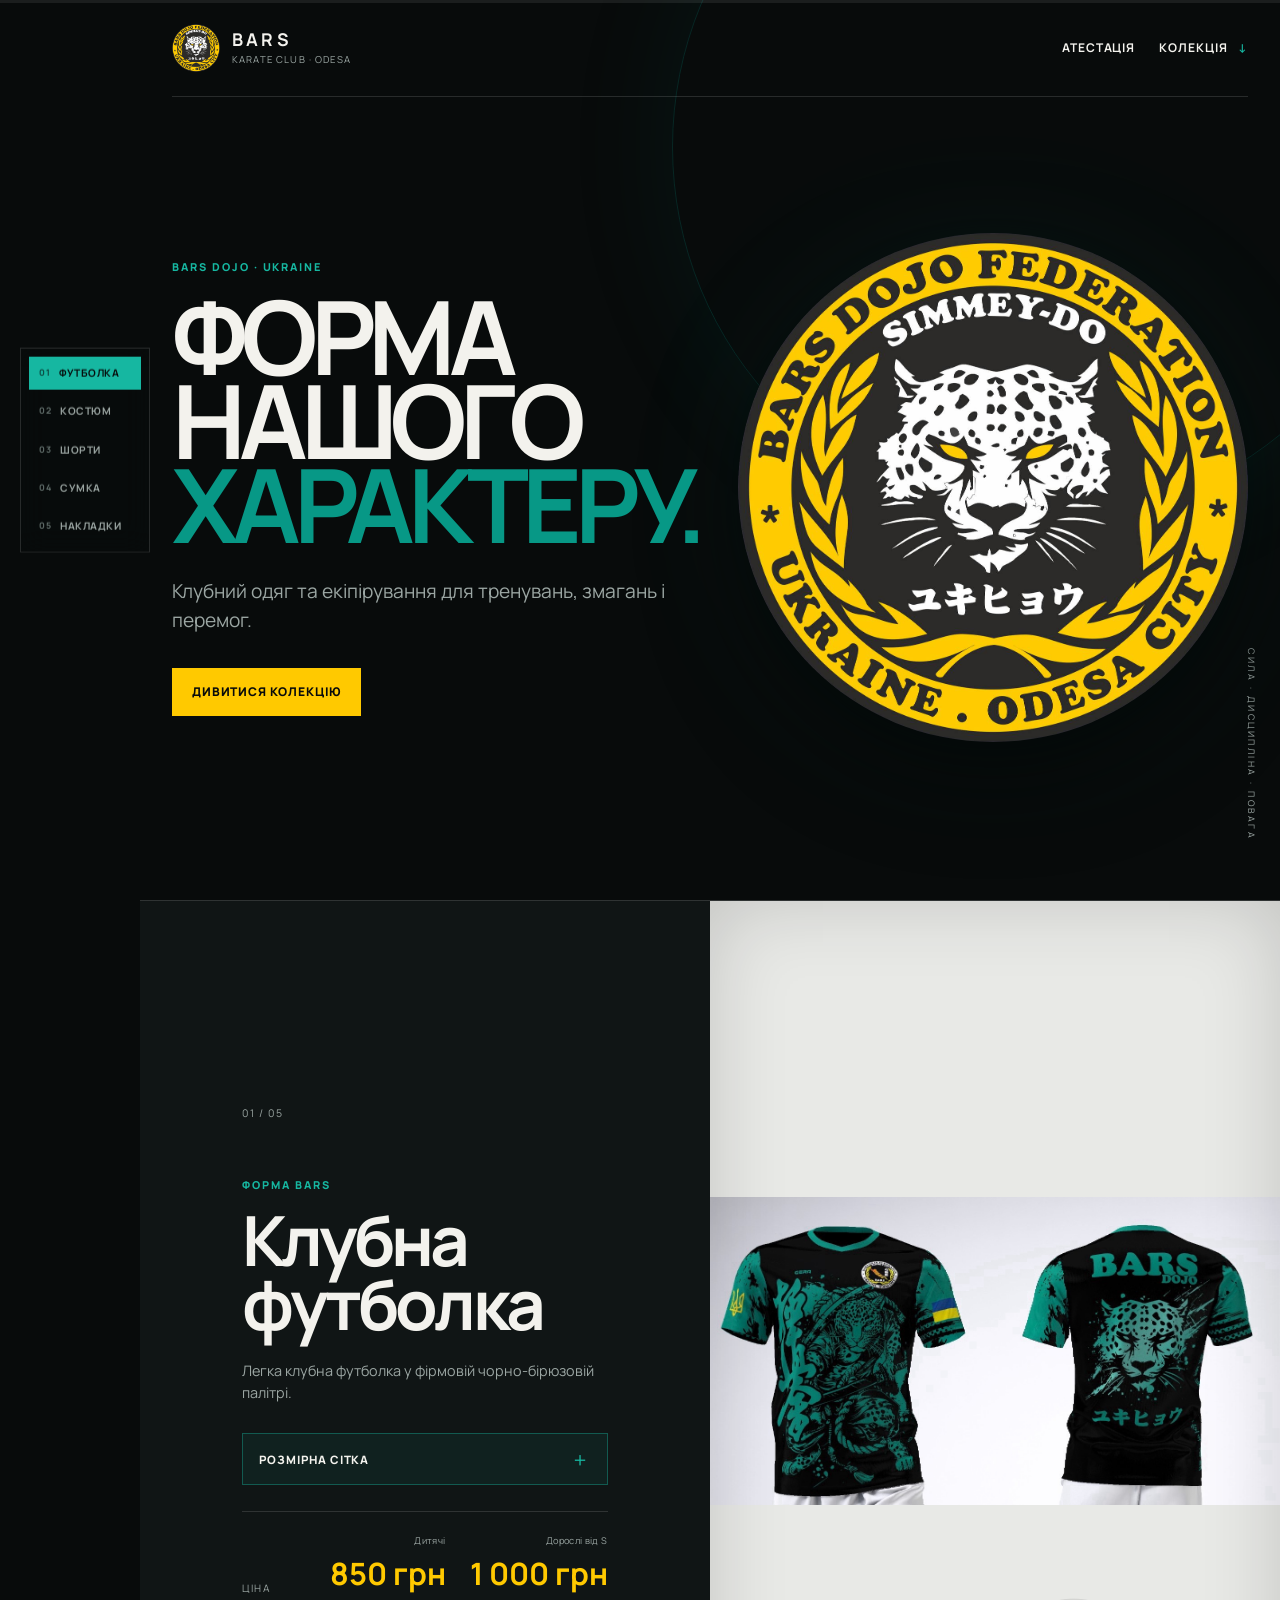
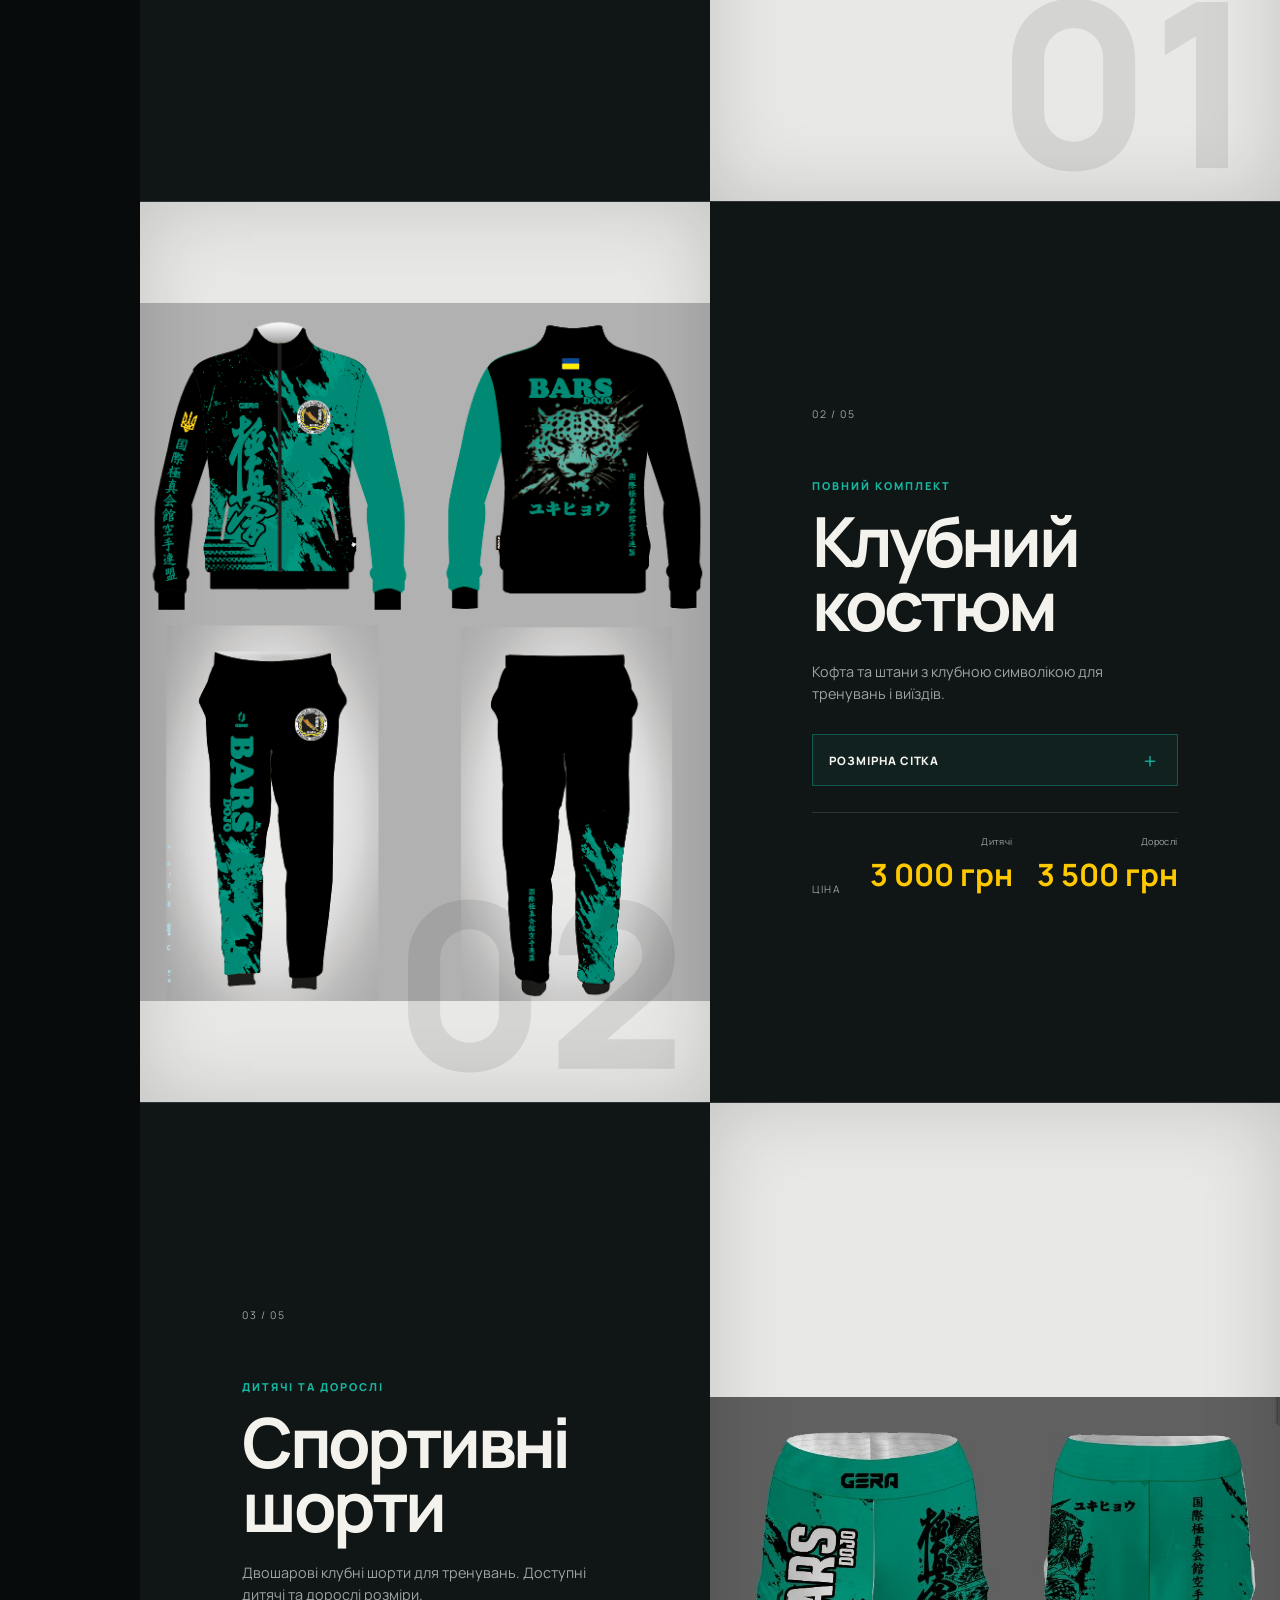
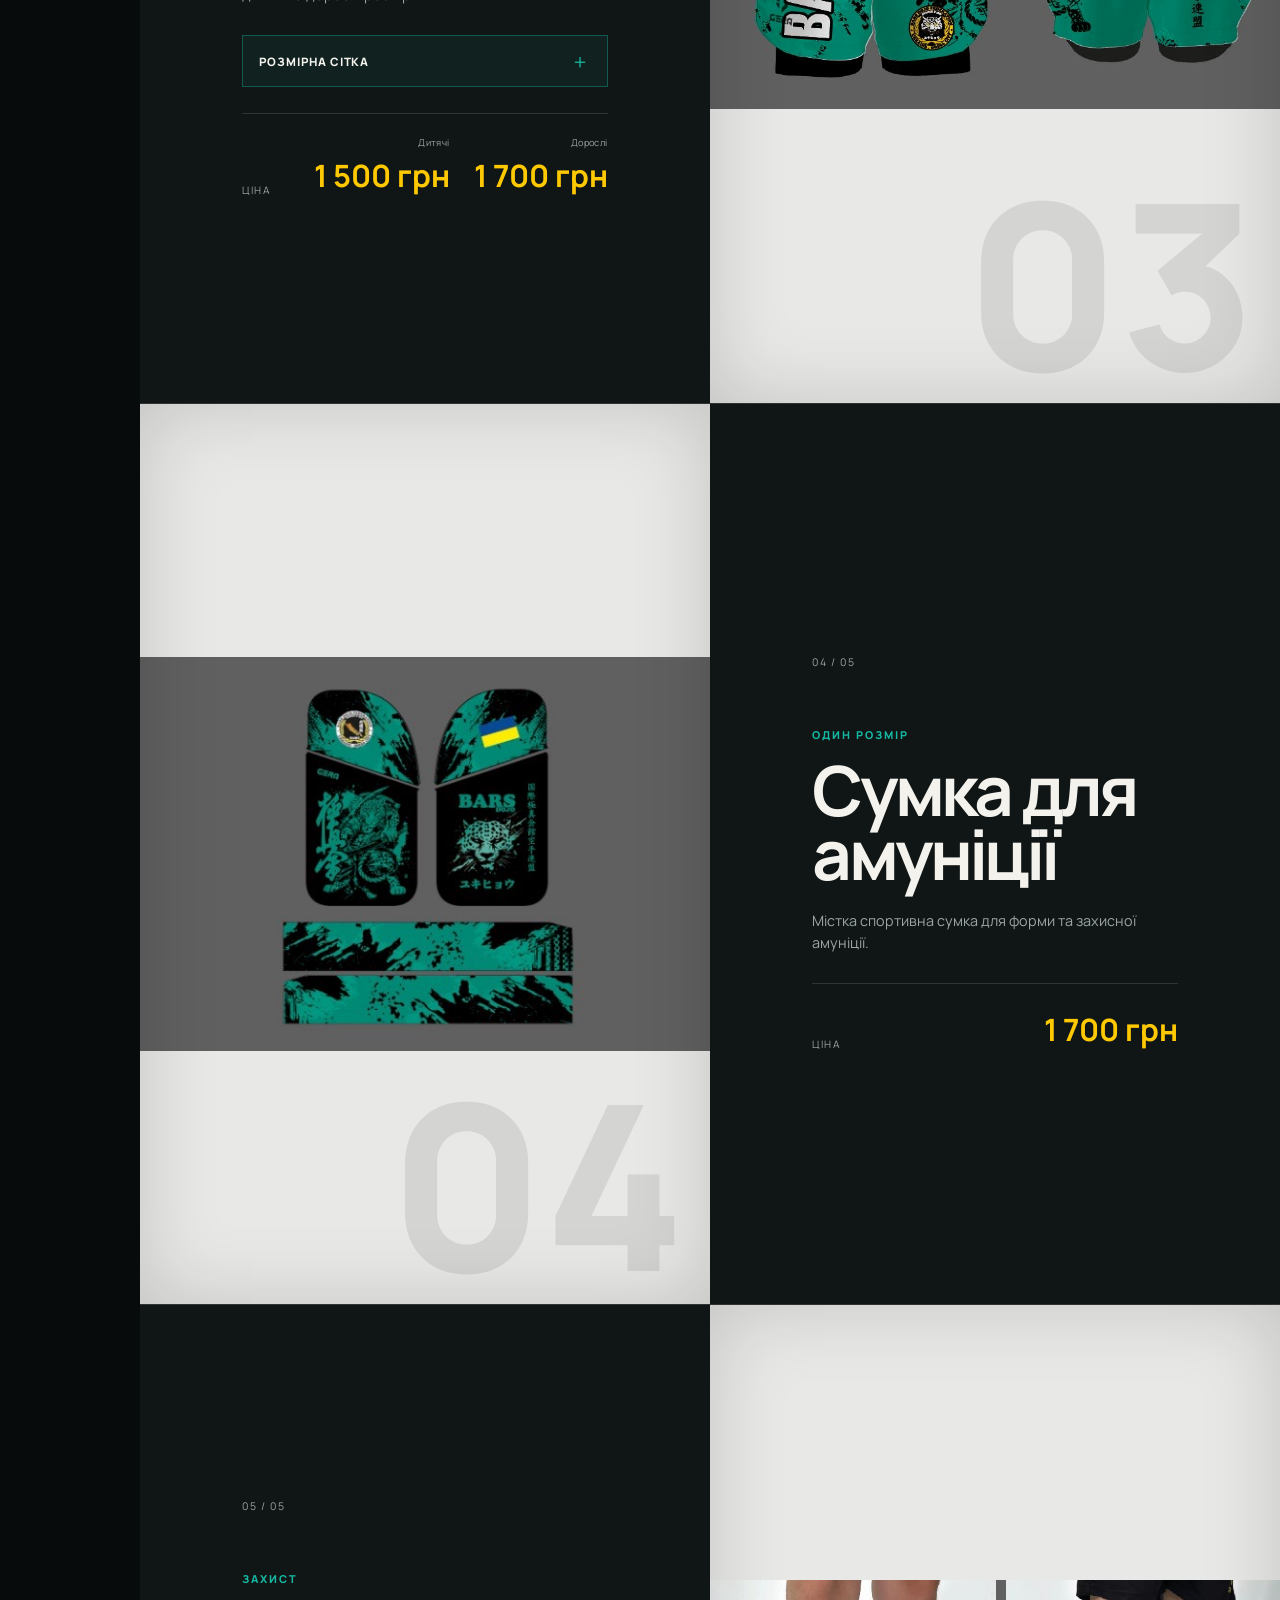
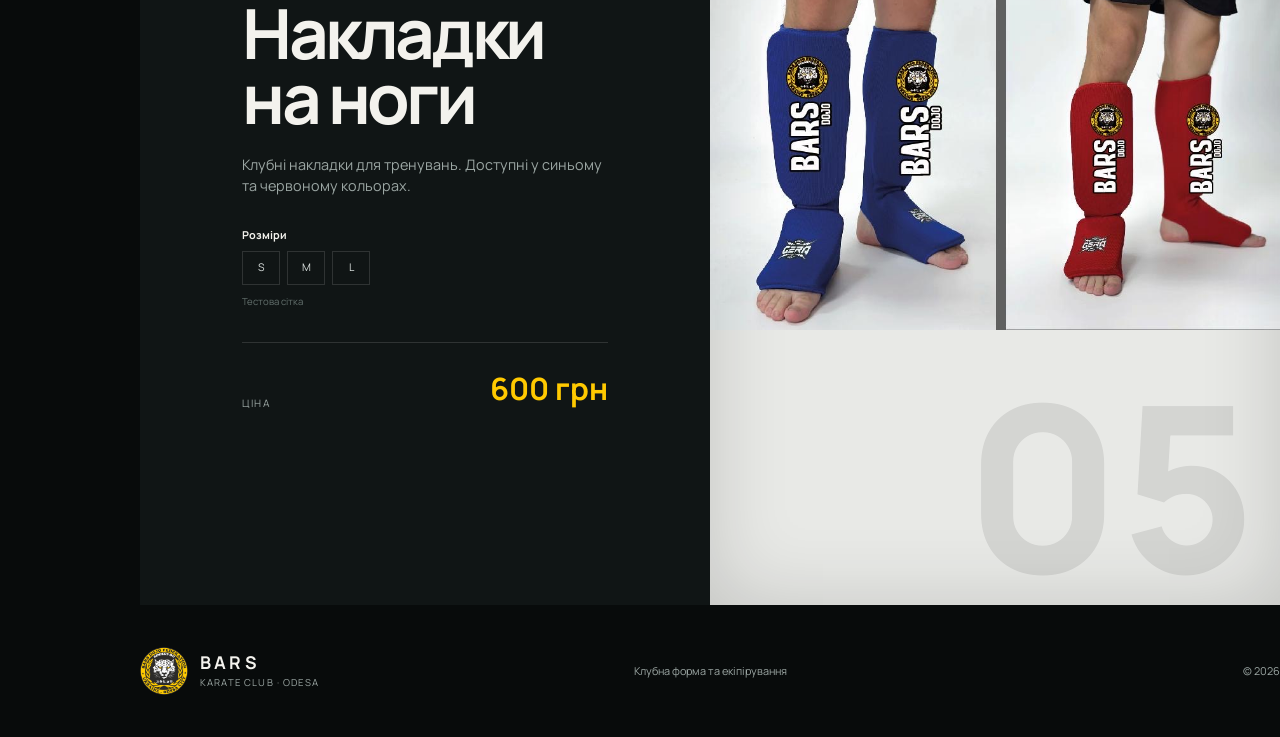
<file: index.html>
<!doctype html>
<html lang="uk">
<head>
  <meta charset="UTF-8"><meta name="viewport" content="width=device-width, initial-scale=1.0">
  <meta name="description" content="Клубна форма та екіпірування карате-клубу BARS">
  <title>BARS — клубна форма та екіпірування</title>
  <link rel="preconnect" href="https://fonts.googleapis.com"><link rel="preconnect" href="https://fonts.gstatic.com" crossorigin>
  <link href="https://fonts.googleapis.com/css2?family=Manrope:wght@400;500;600;700;800&display=swap" rel="stylesheet">
  <link rel="stylesheet" href="styles.css">
  <link rel="stylesheet" href="navigation.css">
  <link rel="stylesheet" href="size-modal.css">
</head>
<body>
  <header class="site-header">
    <a class="brand" href="#top" aria-label="BARS — на початок сторінки"><img src="assets/bars-emblem.jpg" alt="Емблема BARS Dojo Federation Ukraine Odesa Club"><span><strong>BARS</strong><small>Karate Club · Odesa</small></span></a>
    <nav class="header-nav" aria-label="Головна навігація">
      <a class="header-link" href="attestation.html">Атестація</a>
      <a class="header-link" href="#collection">Колекція <span aria-hidden="true">↓</span></a>
    </nav>
  </header>
  <nav class="catalog-navigation" aria-label="Навігація каталогом">
    <a href="#tshirt"><span>01</span>Футболка</a>
    <a href="#tracksuit"><span>02</span>Костюм</a>
    <a href="#shorts"><span>03</span>Шорти</a>
    <a href="#bag"><span>04</span>Сумка</a>
    <a href="#guards"><span>05</span>Накладки</a>
  </nav>
  <div class="scroll-progress" aria-hidden="true"><span></span></div>
  <main id="top">
    <section class="hero">
      <div class="hero-copy"><p class="eyebrow">BARS Dojo · Ukraine</p><h1>Форма<br>нашого<br><em>характеру.</em></h1><p>Клубний одяг та екіпірування для тренувань, змагань і перемог.</p><a class="primary-button" href="#collection">Дивитися колекцію</a></div>
      <div class="hero-emblem"><div class="emblem-glow"></div><img src="assets/bars-emblem.jpg" alt="Емблема карате-клубу BARS"></div>
      <p class="hero-side">СИЛА · ДИСЦИПЛІНА · ПОВАГА</p>
    </section>
    <section id="collection" class="collection" aria-label="Каталог товарів"></section>
  </main>
  <footer><div class="brand footer-brand"><img src="assets/bars-emblem.jpg" alt=""><span><strong>BARS</strong><small>Karate Club · Odesa</small></span></div><p>Клубна форма та екіпірування</p><p>© <span id="year"></span></p></footer>
  <dialog class="size-dialog" id="size-dialog" aria-labelledby="size-dialog-title">
    <div class="dialog-handle" aria-hidden="true"></div>
    <header><div><p>Розміри у сантиметрах</p><h2 id="size-dialog-title"></h2></div><button type="button" class="dialog-close" aria-label="Закрити розмірну сітку">×</button></header>
    <div class="chart-tabs" id="chart-tabs" role="tablist" aria-label="Оберіть таблицю"></div>
    <div id="chart-content"></div>
    <p class="chart-note">Вимірюйте схожий одяг у розкладеному вигляді. Через особливості виробництва можливе відхилення ±1,5 см.</p>
  </dialog>
  <script src="products.js"></script><script src="sizes.js"></script><script src="script.js"></script><script src="size-modal.js"></script><script src="navigation.js"></script>
</body>
</html>
</file>
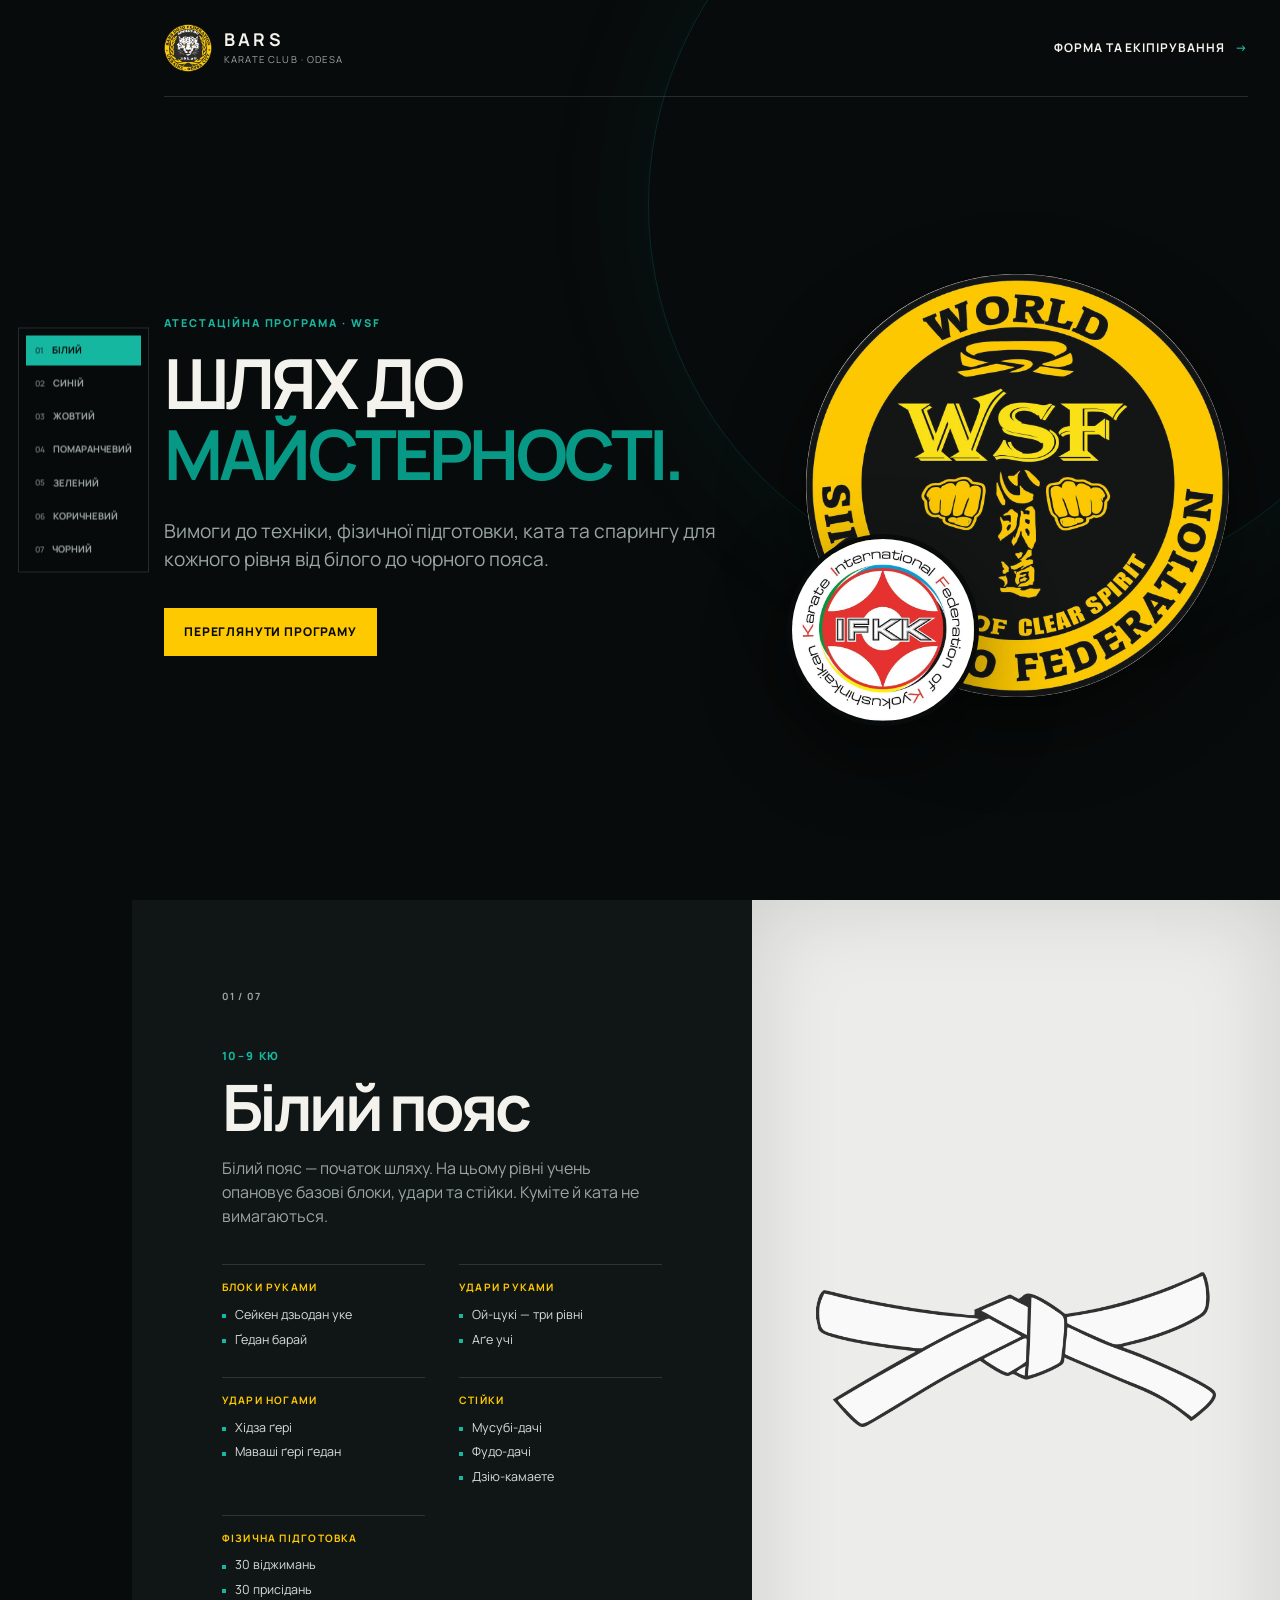
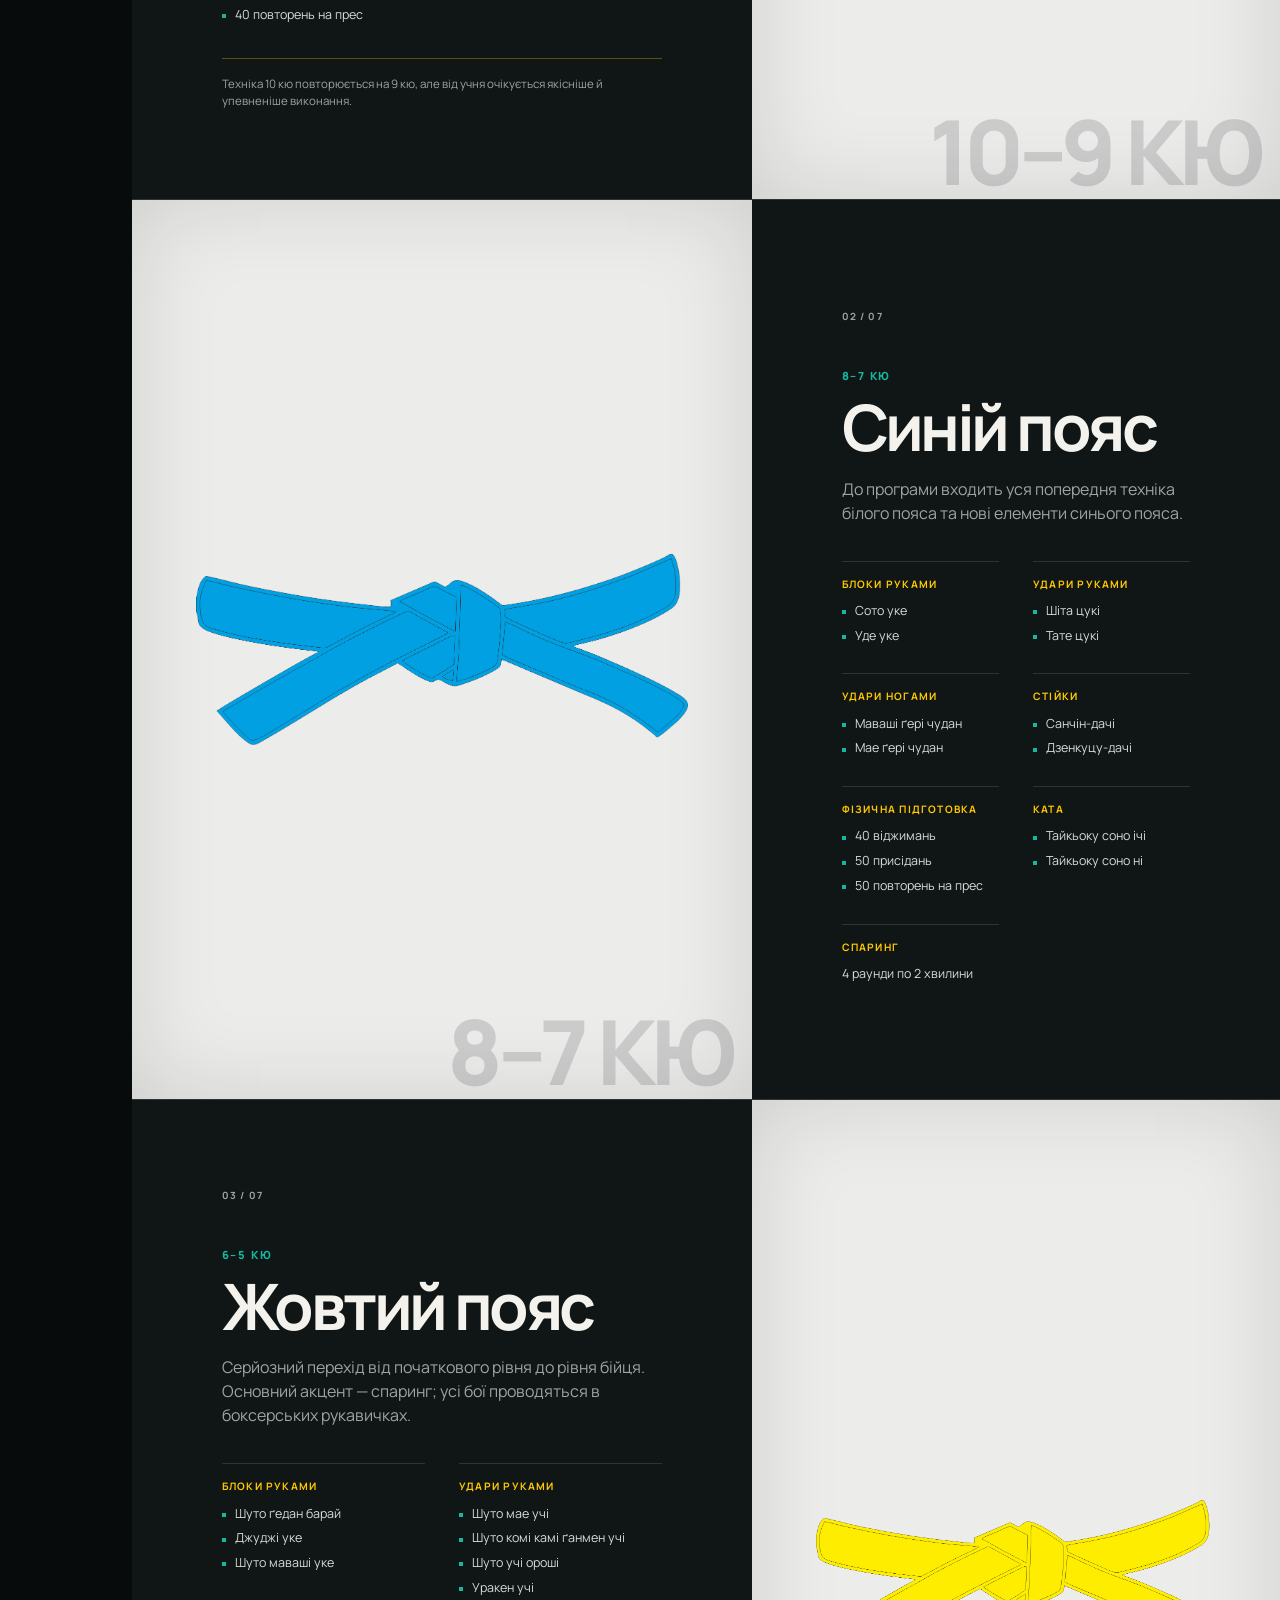
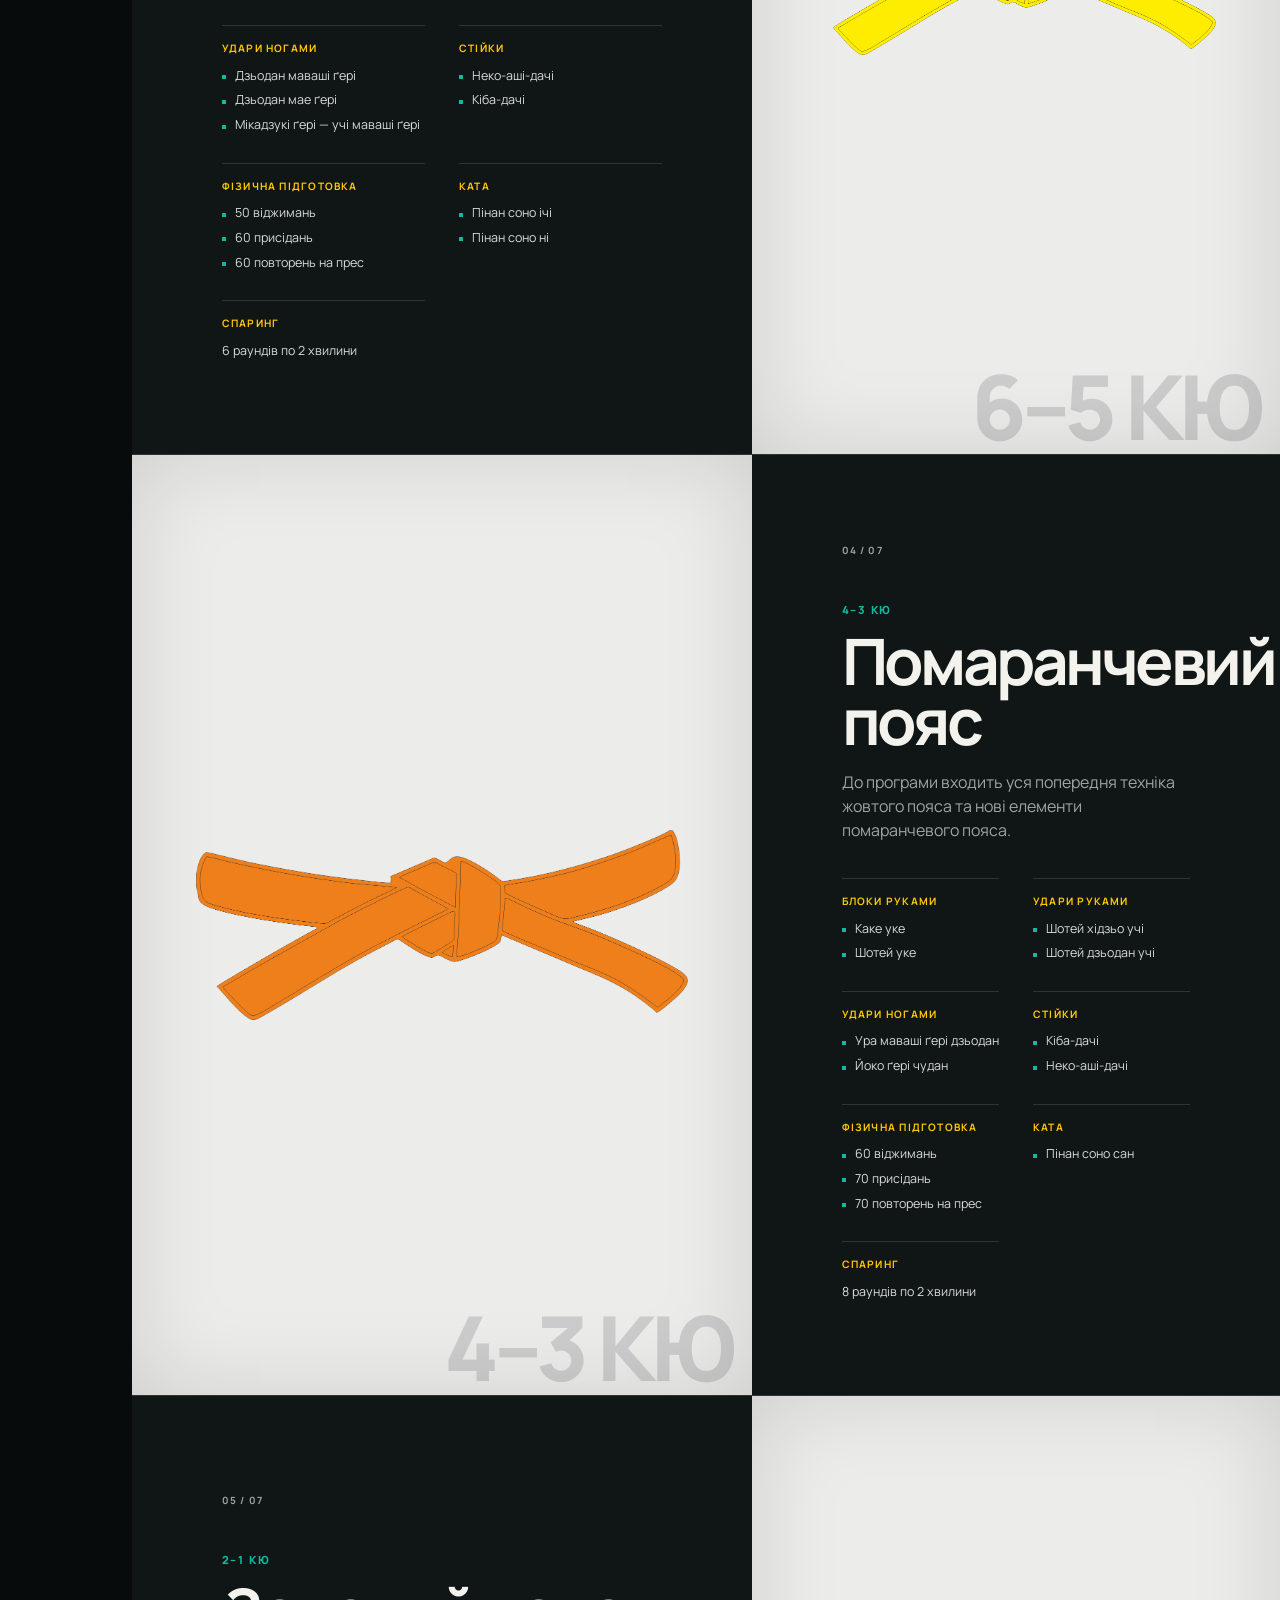
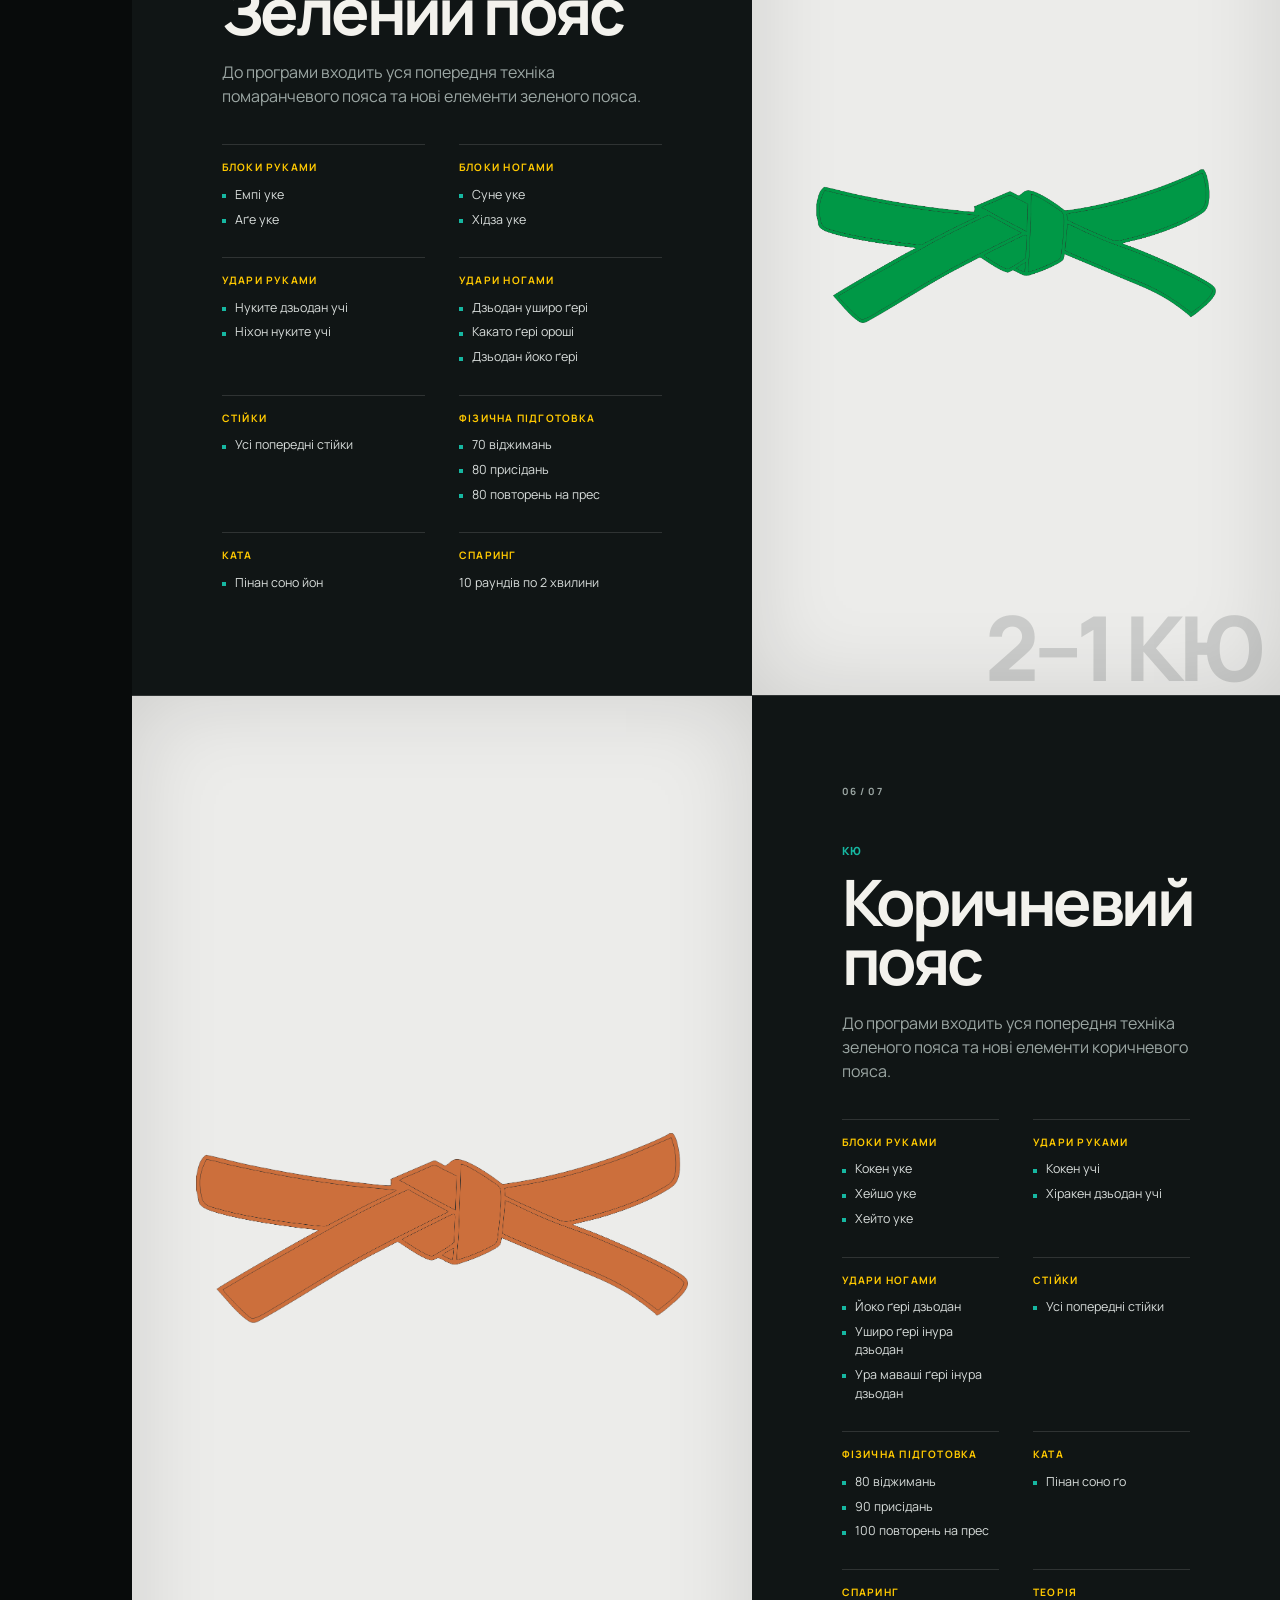
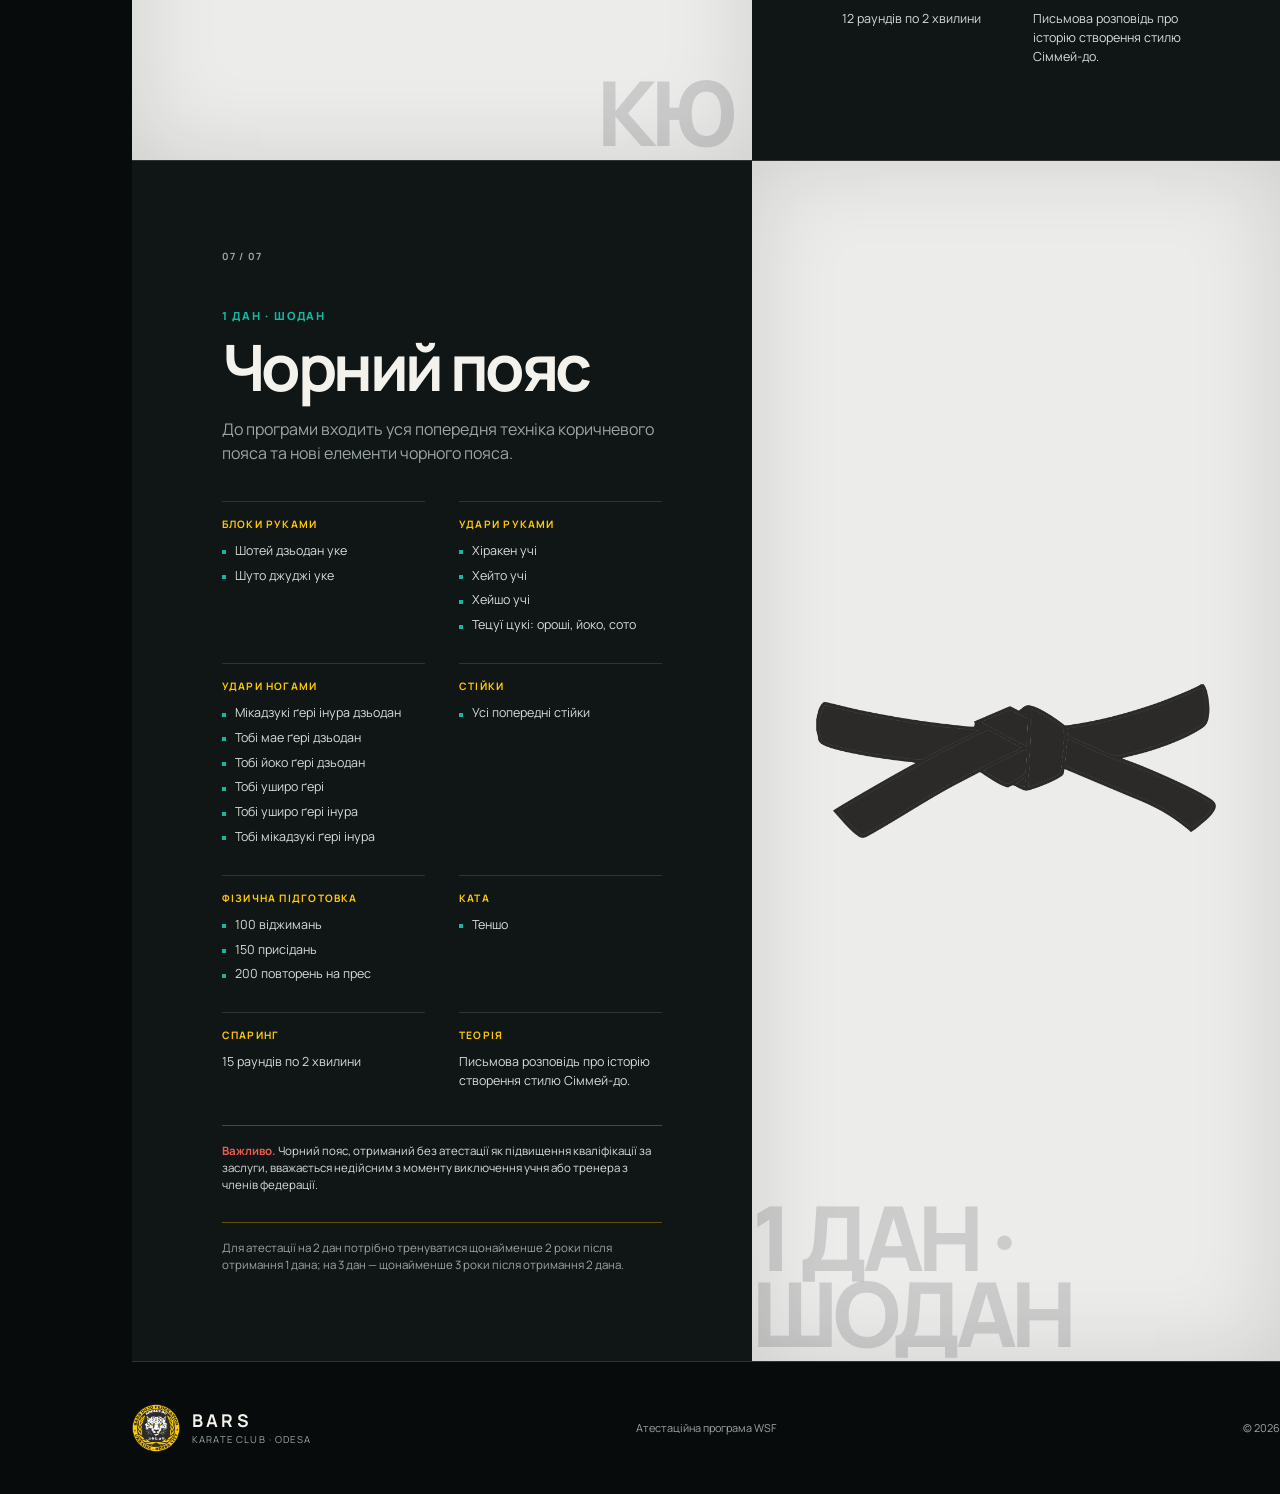
<file: attestation.html>
<!doctype html>
<html lang="uk">
<head>
  <meta charset="UTF-8">
  <meta name="viewport" content="width=device-width, initial-scale=1.0">
  <meta name="description" content="Атестаційна програма карате-клубу BARS за рівнями кю та дан">
  <title>Атестація — BARS Karate Club</title>
  <link rel="preconnect" href="https://fonts.googleapis.com">
  <link rel="preconnect" href="https://fonts.gstatic.com" crossorigin>
  <link href="https://fonts.googleapis.com/css2?family=Manrope:wght@400;500;600;700;800&display=swap" rel="stylesheet">
  <link rel="stylesheet" href="styles.css">
  <link rel="stylesheet" href="attestation.css">
</head>
<body class="attestation-page">
  <header class="site-header">
    <a class="brand" href="index.html" aria-label="BARS — перейти до каталогу"><img src="assets/bars-emblem.jpg" alt="Емблема BARS Dojo Federation Ukraine Odesa Club"><span><strong>BARS</strong><small>Karate Club · Odesa</small></span></a>
    <nav class="header-nav" aria-label="Головна навігація"><a class="header-link" href="index.html">Форма та екіпірування <span aria-hidden="true">→</span></a></nav>
  </header>

  <nav class="attestation-navigation" aria-label="Навігація за поясами"><div class="attestation-navigation-track" id="attestation-nav"></div></nav>

  <main>
    <section class="attestation-hero">
      <div class="attestation-hero-copy"><p class="eyebrow">Атестаційна програма · WSF</p><h1><span>Шлях до</span><em>майстер&shy;ності.</em></h1><p>Вимоги до техніки, фізичної підготовки, ката та спарингу для кожного рівня від білого до чорного пояса.</p><a class="primary-button" href="#white">Переглянути програму</a></div>
      <figure class="federation-emblems" aria-label="Емблеми федерацій WSF та IFKK">
        <img class="federation-emblem federation-emblem-main" src="assets/attestation/wsf-round-emblem.jpg" alt="Емблема World Simmey-do Federation">
        <img class="federation-emblem federation-emblem-secondary" src="assets/attestation/ifkk-emblem.jpg" alt="Емблема International Federation of Kyokushinkai Karate">
      </figure>
    </section>

    <section class="attestation-levels" id="attestation-levels" aria-label="Вимоги за рівнями атестації"></section>
  </main>

  <footer><div class="brand footer-brand"><img src="assets/bars-emblem.jpg" alt=""><span><strong>BARS</strong><small>Karate Club · Odesa</small></span></div><p>Атестаційна програма WSF</p><p>© <span id="year"></span></p></footer>
  <script src="attestation-data.js"></script>
  <script src="attestation.js"></script>
</body>
</html>
</file>
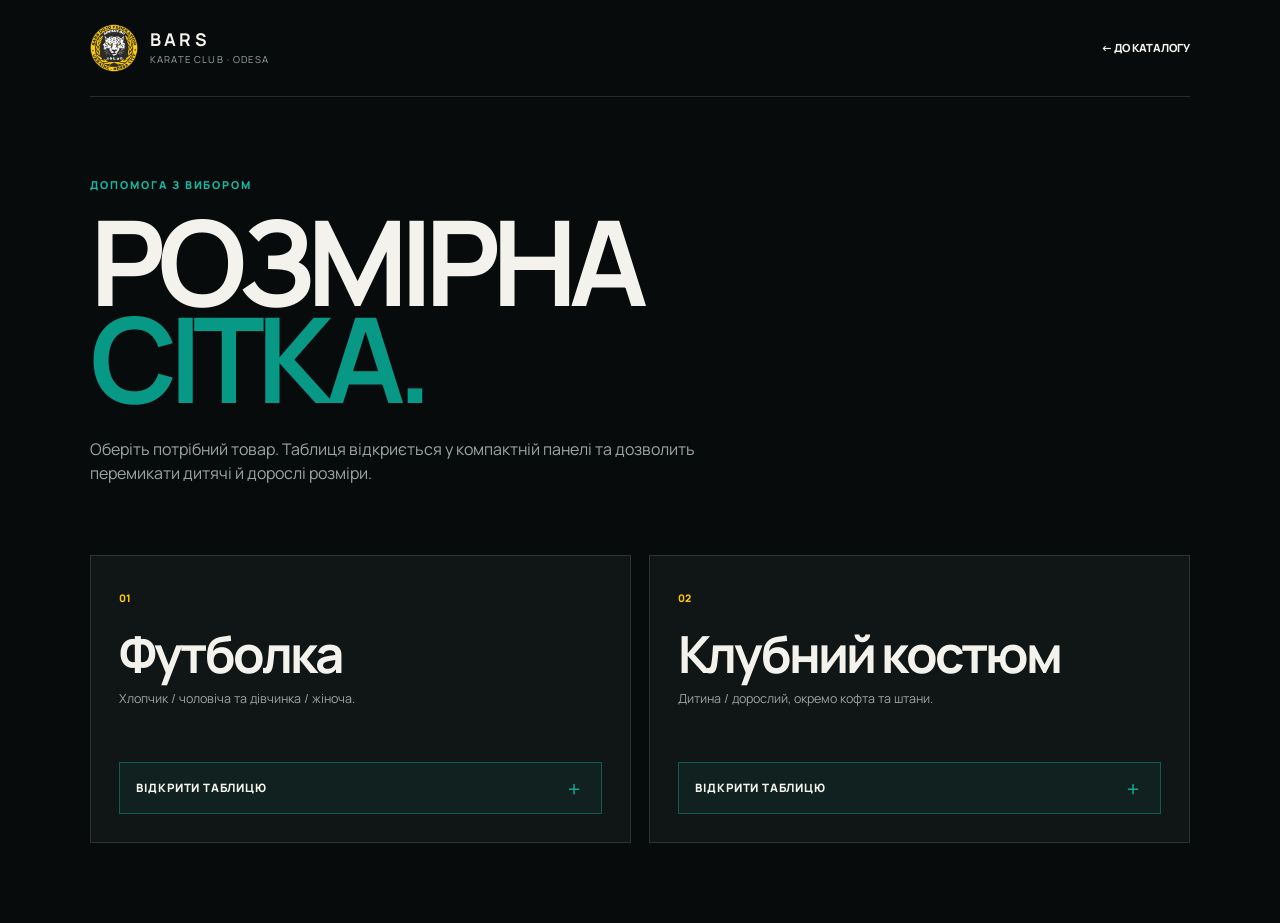
<file: size-guide.html>
<!doctype html>
<html lang="uk">
<head>
  <meta charset="UTF-8"><meta name="viewport" content="width=device-width, initial-scale=1.0">
  <meta name="description" content="Розмірні таблиці клубної форми BARS">
  <title>Розмірна сітка — BARS Karate Club</title>
  <link rel="preconnect" href="https://fonts.googleapis.com"><link rel="preconnect" href="https://fonts.gstatic.com" crossorigin>
  <link href="https://fonts.googleapis.com/css2?family=Manrope:wght@400;500;600;700;800&display=swap" rel="stylesheet">
  <link rel="stylesheet" href="styles.css"><link rel="stylesheet" href="size-guide.css"><link rel="stylesheet" href="size-modal.css">
</head>
<body class="guide-page">
  <header class="site-header"><a class="brand" href="index.html#collection"><img src="assets/bars-emblem.jpg" alt="Емблема BARS"><span><strong>BARS</strong><small>Karate Club · Odesa</small></span></a><a class="guide-back" href="index.html#collection">← До каталогу</a></header>
  <main>
    <section class="guide-intro"><p class="eyebrow">Допомога з вибором</p><h1>Розмірна<br><em>сітка.</em></h1><p>Оберіть потрібний товар. Таблиця відкриється у компактній панелі та дозволить перемикати дитячі й дорослі розміри.</p></section>
    <section class="guide-options" aria-label="Оберіть товар">
      <article><span>01</span><h2>Футболка</h2><p>Хлопчик / чоловіча та дівчинка / жіноча.</p><button class="size-chart-button" type="button" data-size-chart="tshirt"><span>Відкрити таблицю</span><b aria-hidden="true">＋</b></button></article>
      <article><span>02</span><h2>Клубний костюм</h2><p>Дитина / дорослий, окремо кофта та штани.</p><button class="size-chart-button" type="button" data-size-chart="tracksuit"><span>Відкрити таблицю</span><b aria-hidden="true">＋</b></button></article>
    </section>
  </main>
  <dialog class="size-dialog" id="size-dialog" aria-labelledby="size-dialog-title"><div class="dialog-handle" aria-hidden="true"></div><header><div><p>Розміри у сантиметрах</p><h2 id="size-dialog-title"></h2></div><button type="button" class="dialog-close" aria-label="Закрити розмірну сітку">×</button></header><div class="chart-tabs" id="chart-tabs" role="tablist" aria-label="Оберіть таблицю"></div><div id="chart-content"></div><p class="chart-note">Вимірюйте схожий одяг у розкладеному вигляді. Можливе відхилення ±1,5 см.</p></dialog>
  <script src="sizes.js"></script><script src="size-modal.js"></script>
</body>
</html>
</file>
<file: styles.css>
:root { --black:#080b0b; --charcoal:#101515; --teal:#079886; --teal-bright:#16b7a1; --yellow:#ffc900; --white:#f3f2ed; --muted:#9ba6a3; --line:rgba(255,255,255,.13); }
* { box-sizing:border-box; }
html { scroll-behavior:smooth; }
body { margin:0; color:var(--white); background:var(--black); font-family:"Manrope",system-ui,sans-serif; line-height:1.5; }
img { display:block; max-width:100%; }
a { color:inherit; }
.site-header { position:absolute; z-index:10; top:0; left:50%; display:flex; width:min(100% - 64px,1320px); padding:24px 0; align-items:center; justify-content:space-between; transform:translateX(-50%); border-bottom:1px solid var(--line); }
.brand { display:flex; gap:12px; align-items:center; color:var(--white); text-decoration:none; }
.brand img { width:48px; height:48px; object-fit:cover; border-radius:50%; }
.brand strong,.brand small { display:block; line-height:1; }
.brand strong { font-size:1.1rem; letter-spacing:.18em; }
.brand small { margin-top:6px; color:var(--muted); font-size:.6rem; letter-spacing:.12em; text-transform:uppercase; }
.header-link { display:inline-flex; min-height:44px; align-items:center; color:var(--white); font-size:.75rem; font-weight:700; letter-spacing:.08em; text-decoration:none; text-transform:uppercase; }
.header-link span { margin-left:10px; color:var(--teal-bright); }
.header-nav { display:flex; gap:24px; align-items:center; }
.header-link:hover,.header-link:focus-visible { color:var(--teal-bright); }
.hero { position:relative; display:grid; grid-template-columns:1fr .9fr; min-height:100svh; padding:145px max(32px,calc((100vw - 1320px)/2)) 70px; align-items:center; overflow:hidden; }
.hero::before { content:""; position:absolute; top:-25%; right:-12%; width:58vw; height:58vw; border:1px solid rgba(7,152,134,.2); border-radius:50%; box-shadow:0 0 120px rgba(7,152,134,.08); }
.hero-copy { position:relative; z-index:2; }
.eyebrow,.product-label { margin:0 0 20px; color:var(--teal-bright); font-size:.68rem; font-weight:800; letter-spacing:.18em; text-transform:uppercase; }
h1,h2,p { margin-top:0; }
h1 { margin-bottom:30px; font-size:clamp(4.1rem,8vw,8rem); line-height:.82; letter-spacing:-.07em; text-transform:uppercase; }
h1 em { color:var(--teal); font-style:normal; }
.hero-copy>p:not(.eyebrow) { max-width:510px; margin-bottom:34px; color:var(--muted); font-size:clamp(1rem,1.7vw,1.2rem); }
.primary-button { display:inline-block; padding:15px 20px; color:var(--black); background:var(--yellow); font-size:.75rem; font-weight:800; letter-spacing:.07em; text-decoration:none; text-transform:uppercase; }
.hero-emblem { position:relative; z-index:1; display:grid; place-items:center; }
.hero-emblem img { position:relative; width:min(520px,42vw); aspect-ratio:1; object-fit:cover; border-radius:50%; filter:drop-shadow(0 32px 45px rgba(0,0,0,.55)); }
.emblem-glow { position:absolute; width:75%; aspect-ratio:1; background:var(--teal); border-radius:50%; filter:blur(90px); opacity:.22; }
.hero-side { position:absolute; right:22px; bottom:60px; margin:0; color:var(--muted); font-size:.56rem; letter-spacing:.28em; writing-mode:vertical-rl; }
.collection { background:var(--charcoal); }
.product-section { display:grid; grid-template-columns:1fr 1fr; min-height:100svh; border-top:1px solid var(--line); }
.product-info { display:flex; max-width:660px; min-height:100%; padding:100px 8vw; flex-direction:column; justify-content:center; }
.image-left .product-info { order:2; }
.product-number { margin-bottom:56px; color:var(--muted); font-size:.66rem; letter-spacing:.15em; }
.product-label { margin-bottom:14px; }
h2 { max-width:580px; margin-bottom:24px; font-size:clamp(3rem,5.4vw,6rem); line-height:.93; letter-spacing:-.055em; }
.product-description { max-width:520px; margin-bottom:30px; color:var(--muted); font-size:.9rem; }
.variant-control { display:inline-flex; width:fit-content; margin-bottom:24px; padding:4px; background:#0b100f; border:1px solid var(--line); }
.variant-button { min-width:112px; padding:10px 15px; color:var(--muted); background:transparent; border:0; cursor:pointer; font:inherit; font-size:.7rem; font-weight:700; }
.variant-button.active { color:var(--black); background:var(--teal-bright); }
.sizes-panel { margin-bottom:32px; }
.size-group+.size-group { margin-top:16px; }
.size-group p { margin-bottom:8px; color:var(--white); font-size:.68rem; font-weight:700; }
.size-list { display:flex; flex-wrap:wrap; gap:7px; }
.size-list span { display:grid; min-width:38px; height:34px; padding:0 7px; place-items:center; border:1px solid var(--line); color:#dbe1df; font-size:.66rem; }
.sizes-panel small { display:block; margin-top:10px; color:#64716e; font-size:.6rem; }
.price-row { display:flex; max-width:520px; padding-top:22px; align-items:end; justify-content:space-between; border-top:1px solid var(--line); }
.price-row span { color:var(--muted); font-size:.64rem; letter-spacing:.14em; text-transform:uppercase; }
.price-row strong { color:var(--yellow); font-size:clamp(1.5rem,2.4vw,2.1rem); }
.price-options { display:flex; gap:24px; align-items:end; justify-content:flex-end; }
.price-row .price-option { display:flex; flex-direction:column; align-items:flex-end; letter-spacing:normal; text-transform:none; }
.price-option small { margin-bottom:2px; color:var(--muted); font-size:.58rem; letter-spacing:.04em; white-space:nowrap; }
.price-option strong { white-space:nowrap; }
.product-visual { position:relative; min-height:100%; margin:0; overflow:hidden; background:#e8e9e6; }
.image-left .product-visual { order:1; }
.product-visual::after { content:""; position:absolute; inset:0; box-shadow:inset 0 0 80px rgba(0,0,0,.16); pointer-events:none; }
.product-visual img { width:100%; height:100%; min-height:100svh; object-fit:contain; }
#shorts .product-visual img,#bag .product-visual img { object-fit:contain; }
.product-visual>span { position:absolute; right:24px; bottom:6px; color:rgba(8,11,11,.09); font-size:clamp(8rem,18vw,18rem); font-weight:800; line-height:1; }
footer { display:grid; grid-template-columns:1fr auto 1fr; max-width:1320px; margin:0 auto; padding:42px 0; align-items:center; color:var(--muted); font-size:.68rem; }
footer p { margin:0; }
footer p:last-child { text-align:right; }
@media (max-width:850px) {
  .site-header { width:calc(100% - 40px); }
  .hero { grid-template-columns:1fr; padding:130px 20px 70px; }
  .hero-copy { padding-bottom:0; }
  .hero-emblem { display:none; }
  .hero-side { display:none; }
  .product-section { grid-template-columns:1fr; min-height:auto; }
  .product-info,.image-left .product-info { order:1; max-width:none; min-height:auto; padding:78px 24px 62px; }
  .product-visual,.image-left .product-visual { order:2; min-height:44svh; }
  .product-visual img { min-height:44svh; }
  #tracksuit .product-visual,#tracksuit .product-visual img { min-height:62svh; }
  .product-number { margin-bottom:38px; }
  footer { grid-template-columns:1fr 1fr; margin:0 20px; }
  footer>p:nth-child(2) { display:none; }
}
@media (max-width:520px) {
  .brand img { width:42px; height:42px; }
  .header-nav { gap:12px; }
  .header-link { font-size:.58rem; }
  .header-link span { display:none; }
  h1 { font-size:clamp(3.7rem,18vw,5.4rem); }
  h2 { font-size:clamp(2.8rem,14vw,4.2rem); }
  .variant-control { width:100%; }
  .variant-button { min-width:0; flex:1; }
  .price-row { align-items:flex-start; }
  .price-options { gap:12px; }
  .price-option strong { font-size:1.25rem; }
  .product-visual,.product-visual img { min-height:38svh; }
  #tracksuit .product-visual,#tracksuit .product-visual img { min-height:52svh; }
}
@media (prefers-reduced-motion:reduce) { html { scroll-behavior:auto; } }
</file>
<file: navigation.css>
.catalog-navigation {
  position: fixed;
  z-index: 20;
  top: 50%;
  left: 20px;
  display: flex;
  flex-direction: column;
  gap: 5px;
  padding: 8px;
  background: rgba(8, 11, 11, .82);
  border: 1px solid var(--line);
  backdrop-filter: blur(14px);
  transform: translateY(-50%);
}

.catalog-navigation a {
  display: flex;
  min-width: 112px;
  padding: 9px 10px;
  align-items: center;
  gap: 9px;
  color: var(--muted);
  font-size: .64rem;
  font-weight: 700;
  letter-spacing: .05em;
  text-decoration: none;
  text-transform: uppercase;
  transition: color .2s ease, background-color .2s ease;
}

.catalog-navigation a span { color: #64716e; font-size: .55rem; }
.catalog-navigation a:hover { color: var(--white); }
.catalog-navigation a[aria-current="location"] { color: var(--black); background: var(--teal-bright); }
.catalog-navigation a[aria-current="location"] span { color: rgba(8, 11, 11, .65); }
.catalog-navigation a:focus-visible { outline: 2px solid var(--yellow); outline-offset: 2px; }

.scroll-progress {
  position: fixed;
  z-index: 30;
  top: 0;
  left: 0;
  width: 100%;
  height: 3px;
  background: rgba(255, 255, 255, .08);
  pointer-events: none;
}

.scroll-progress span {
  display: block;
  width: 100%;
  height: 100%;
  background: var(--yellow);
  transform: scaleX(0);
  transform-origin: left;
}

.product-section { scroll-margin-top: 72px; }

@media (max-width: 1100px) and (min-width: 851px) {
  .catalog-navigation { left: 10px; }
  .catalog-navigation a { min-width: 0; }
  .catalog-navigation a:not([aria-current="location"]) { width: 38px; overflow: hidden; }
}

@media (max-width: 1750px) and (min-width: 851px) {
  main,
  footer { margin-left: 140px; }
  .site-header {
    left: calc(50% + 70px);
    width: min(calc(100% - 204px), 1320px);
  }
}

@media (max-width: 850px) {
  .catalog-navigation {
    top: auto;
    bottom: calc(12px + env(safe-area-inset-bottom));
    left: 50%;
    width: calc(100% - 24px);
    max-width: 560px;
    flex-direction: row;
    gap: 2px;
    overflow-x: auto;
    transform: translateX(-50%);
    padding-bottom: max(8px, env(safe-area-inset-bottom));
    scrollbar-width: none;
  }
  .catalog-navigation::-webkit-scrollbar { display: none; }
  .catalog-navigation a { min-width: max-content; flex: 1 0 auto; justify-content: center; padding: 10px 12px; }
  .product-section { scroll-margin-top: 0; }
  body { padding-bottom: calc(76px + env(safe-area-inset-bottom)); }
  footer { padding-bottom: 32px; }
}

@media (prefers-reduced-motion: reduce) {
  .catalog-navigation a { transition: none; }
}
</file>
<file: size-modal.css>
.size-chart-button { display:flex; width:100%; max-width:520px; min-height:52px; margin:0 0 26px; padding:0 16px; align-items:center; justify-content:space-between; color:var(--white); background:rgba(22,183,161,.07); border:1px solid rgba(22,183,161,.38); cursor:pointer; font:inherit; font-size:.72rem; font-weight:800; letter-spacing:.08em; text-transform:uppercase; }
.size-chart-button b { color:var(--teal-bright); font-size:1.25rem; font-weight:400; }
.size-chart-button:hover,.size-chart-button:focus-visible { background:var(--teal); color:var(--black); }
.size-chart-button:hover b,.size-chart-button:focus-visible b { color:var(--black); }
.size-dialog { width:min(760px,calc(100% - 24px)); max-height:min(88svh,900px); margin:auto auto 0; padding:0 22px 28px; overflow-y:auto; color:var(--white); background:#101615; border:1px solid var(--line); border-radius:20px 20px 0 0; box-shadow:0 -20px 80px rgba(0,0,0,.55); }
.size-dialog::backdrop { background:rgba(0,0,0,.72); backdrop-filter:blur(4px); }
.dialog-open { overflow:hidden; }
.dialog-handle { width:46px; height:4px; margin:10px auto 18px; background:#52605d; border-radius:10px; }
.size-dialog header { position:sticky; z-index:2; top:0; display:flex; margin:0 -22px; padding:8px 22px 18px; align-items:start; justify-content:space-between; background:#101615; border-bottom:1px solid var(--line); }
.size-dialog header p { margin:0 0 5px; color:var(--teal-bright); font-size:.58rem; font-weight:800; letter-spacing:.12em; text-transform:uppercase; }
.size-dialog h2 { margin:0; font-size:clamp(1.8rem,7vw,2.8rem); line-height:1; letter-spacing:-.04em; }
.dialog-close { display:grid; width:44px; height:44px; flex:0 0 auto; place-items:center; color:var(--white); background:#202927; border:0; border-radius:50%; cursor:pointer; font-size:1.7rem; line-height:1; }
.chart-tabs { display:flex; gap:7px; margin:20px 0 16px; overflow-x:auto; scrollbar-width:none; }
.chart-tabs::-webkit-scrollbar { display:none; }
.chart-tabs button { min-height:44px; padding:0 14px; flex:0 0 auto; color:var(--muted); background:transparent; border:1px solid var(--line); cursor:pointer; font:inherit; font-size:.68rem; font-weight:700; }
.chart-tabs button.active { color:var(--black); background:var(--teal-bright); border-color:var(--teal-bright); }
.measurement-diagrams { display:grid; grid-template-columns:repeat(auto-fit,minmax(210px,1fr)); gap:10px; margin:0 0 16px; }
.measurement-diagram { margin:0; overflow:hidden; background:#fff; border:1px solid var(--line); }
.measurement-diagram img { display:block; width:100%; max-height:260px; object-fit:contain; }
.measurement-diagram figcaption { padding:8px 12px; color:#7f8b88; background:#101615; font-size:.62rem; text-align:center; }
.table-scroll-hint { display:flex; margin:0 0 8px; align-items:center; justify-content:flex-end; gap:7px; color:var(--teal-bright); font-size:.64rem; font-weight:700; letter-spacing:.04em; }
.table-scroll-hint span { font-size:1rem; }
.mobile-table { overflow-x:auto; border:1px solid var(--line); scrollbar-color:var(--teal) #1a2220; }
.mobile-table table { width:100%; border-collapse:collapse; font-size:.74rem; }
.mobile-table th,.mobile-table td { min-width:68px; padding:11px 7px; text-align:center; white-space:nowrap; border-right:1px solid var(--line); border-bottom:1px solid var(--line); }
.mobile-table th:first-child { position:sticky; z-index:1; left:0; min-width:62px; color:var(--yellow); background:#18201e; }
.mobile-table thead th { position:sticky; top:0; color:var(--muted); background:#18201e; font-size:.57rem; letter-spacing:.05em; text-transform:uppercase; }
.mobile-table thead th:first-child { z-index:2; }
.chart-note { margin:16px 0 0; color:#7f8b88; font-size:.66rem; }
@media (min-width:851px) { .size-dialog { margin:auto; border-radius:16px; } }
@media (max-width:520px) { .size-dialog { width:100%; max-height:91svh; border-inline:0; } .measurement-diagrams { grid-template-columns:1fr 1fr; } .measurement-diagram img { max-height:190px; } .mobile-table table { font-size:.69rem; } .mobile-table th,.mobile-table td { min-width:64px; padding:10px 5px; } .mobile-table th:first-child { min-width:58px; } }
</file>
<file: attestation.css>
.attestation-page { overflow-x:hidden; background:var(--black); }
.attestation-page .site-header { position:absolute; }
.attestation-hero { position:relative; display:grid; grid-template-columns:1.15fr .85fr; min-height:100svh; padding:145px max(32px,calc((100vw - 1320px)/2)) 74px; align-items:center; overflow:hidden; }
.attestation-hero>* { min-width:0; }
.attestation-hero::before { content:""; position:absolute; top:-20%; right:-12%; width:60vw; aspect-ratio:1; border:1px solid rgba(7,152,134,.22); border-radius:50%; box-shadow:0 0 120px rgba(7,152,134,.08); }
.attestation-hero-copy { position:relative; z-index:2; }
.attestation-hero h1 { max-width:980px; font-size:clamp(4rem,5.4vw,6.8rem); line-height:.94; letter-spacing:-.055em; }
.attestation-hero h1 span,.attestation-hero h1 em { display:block; }
.attestation-hero h1 em { margin-top:.08em; color:var(--teal); font-style:normal; }
.attestation-hero-copy>p:not(.eyebrow) { max-width:620px; margin-bottom:34px; color:var(--muted); font-size:clamp(1rem,1.8vw,1.2rem); }
.federation-emblems { position:relative; z-index:1; display:grid; min-height:540px; margin:0; place-items:center; }
.federation-emblem { display:block; aspect-ratio:1; object-fit:cover; border-radius:50%; filter:drop-shadow(0 28px 42px rgba(0,0,0,.45)); }
.federation-emblem-main { width:min(430px,33vw); }
.federation-emblem-secondary { position:absolute; left:0; bottom:30px; width:min(205px,15vw); border:5px solid var(--black); }
.grade-section { display:grid; grid-template-columns:1.08fr .92fr; min-height:100svh; border-bottom:1px solid var(--line); background:var(--charcoal); scroll-margin-top:24px; }
.grade-copy { display:flex; min-width:0; padding:88px 7vw; flex-direction:column; justify-content:center; }
.grade-meta { display:flex; margin-bottom:44px; justify-content:space-between; color:var(--muted); font-size:.62rem; font-weight:700; letter-spacing:.12em; text-transform:uppercase; }
.grade-label { margin:0 0 12px; color:var(--teal-bright); font-size:.7rem; font-weight:800; letter-spacing:.16em; text-transform:uppercase; }
.grade-copy h2 { margin-bottom:20px; font-size:clamp(3rem,5vw,5.8rem); }
.grade-intro { max-width:700px; margin-bottom:36px; color:var(--muted); }
.technique-grid { display:grid; grid-template-columns:repeat(2,minmax(0,1fr)); gap:22px 34px; }
.technique-group { padding-top:15px; border-top:1px solid var(--line); }
.technique-group h3 { margin:0 0 10px; color:var(--yellow); font-size:.64rem; letter-spacing:.12em; text-transform:uppercase; }
.technique-group ul { margin:0; padding:0; list-style:none; }
.technique-group li,.technique-group p { position:relative; margin:0 0 6px; color:#d8dddb; font-size:.78rem; }
.technique-group li { padding-left:13px; }
.technique-group li::before { content:""; position:absolute; top:.68em; left:0; width:4px; height:4px; background:var(--teal-bright); }
.grade-note { margin:28px 0 0; padding:16px 0 0; color:var(--muted); border-top:1px solid rgba(255,201,0,.32); font-size:.72rem; }
.grade-warning { margin:28px 0 0; padding:16px 0 0; color:#d8dddb; border-top:1px solid rgba(193,53,43,.7); font-size:.72rem; }
.grade-warning strong { color:#e65d52; }
.belt-visual { position:relative; display:grid; min-width:0; min-height:100%; margin:0; padding:8vw 5vw; place-items:center; overflow:hidden; background:#ececea; }
.belt-left .belt-visual { order:-1; }
.belt-visual::after { content:""; position:absolute; inset:0; box-shadow:inset 0 0 90px rgba(0,0,0,.13); pointer-events:none; }
.belt-visual img { position:relative; z-index:1; width:100%; object-fit:contain; }
.belt-visual figcaption { position:absolute; right:20px; bottom:10px; color:rgba(8,11,11,.14); font-size:clamp(3.4rem,7vw,8rem); font-weight:800; letter-spacing:-.06em; line-height:.85; text-transform:uppercase; }
.attestation-navigation { position:fixed; z-index:30; top:50%; left:18px; padding:7px; overflow:hidden; background:rgba(8,11,11,.86); border:1px solid var(--line); backdrop-filter:blur(14px); transform:translateY(-50%); }
.attestation-navigation-track { display:flex; flex-direction:column; gap:3px; }
.attestation-navigation a { display:flex; min-width:104px; padding:8px 9px; gap:8px; align-items:center; color:var(--muted); font-size:.59rem; font-weight:700; text-decoration:none; text-transform:uppercase; }
.attestation-navigation a span { color:#65716f; font-size:.52rem; }
.attestation-navigation a[aria-current] { color:var(--black); background:var(--teal-bright); }
.attestation-navigation a[aria-current] span { color:rgba(8,11,11,.6); }
.attestation-navigation a:focus-visible { outline:2px solid var(--yellow); outline-offset:2px; }

@media (max-width:1750px) and (min-width:851px) {
  .attestation-page main,.attestation-page footer { margin-left:132px; }
  .attestation-page .site-header { left:calc(50% + 66px); width:min(calc(100% - 196px),1320px); }
}
@media (max-width:850px) {
  .attestation-page { padding-bottom:calc(74px + env(safe-area-inset-bottom)); }
  .attestation-hero { grid-template-columns:1fr; min-height:auto; padding:150px 20px 70px; }
  .federation-emblems { min-height:440px; margin-top:38px; }
  .federation-emblem-main { width:min(360px,82vw); }
  .federation-emblem-secondary { left:4%; bottom:16px; width:min(165px,38vw); }
  .grade-section { grid-template-columns:1fr; min-height:auto; }
  .grade-copy { padding:70px 24px 58px; }
  .belt-visual,.belt-left .belt-visual { order:-1; min-height:38svh; padding:52px 24px; }
  .belt-visual figcaption { font-size:clamp(3rem,15vw,5.5rem); }
  .attestation-navigation { top:auto; right:12px; bottom:calc(12px + env(safe-area-inset-bottom)); left:12px; width:auto; max-width:650px; margin-inline:auto; transform:none; }
  .attestation-navigation-track { width:100%; flex-direction:row; overflow-x:auto; scrollbar-width:none; }
  .attestation-navigation-track::-webkit-scrollbar { display:none; }
  .attestation-navigation a { min-width:max-content; flex:1 0 auto; justify-content:center; padding:10px 12px; }
  .attestation-page footer { padding-bottom:32px; }
}
@media (max-width:520px) {
  .attestation-page .header-link { max-width:102px; text-align:right; }
  .attestation-hero h1 { font-size:clamp(3.25rem,15vw,4.6rem); line-height:.98; }
  .technique-grid { grid-template-columns:1fr; gap:20px; }
  .grade-meta { margin-bottom:32px; }
  .grade-copy h2 { font-size:clamp(2.8rem,13vw,4rem); }
}
@media (prefers-reduced-motion:reduce) { .attestation-navigation a { transition:none; } }
</file>
<file: size-guide.css>
.guide-page .site-header { position:static; width:min(calc(100% - 40px),1100px); margin:0 auto; transform:none; }
.guide-back { display:flex; min-height:44px; align-items:center; font-size:.7rem; font-weight:800; text-decoration:none; text-transform:uppercase; }
.guide-page main { width:min(calc(100% - 40px),1100px); margin:0 auto; }
.guide-intro { padding:80px 0 54px; }
.guide-intro h1 { font-size:clamp(3.7rem,14vw,7.4rem); }
.guide-intro h1 em { color:var(--teal); font-style:normal; }
.guide-intro>p:last-child { max-width:650px; color:var(--muted); }
.guide-options { display:grid; grid-template-columns:repeat(2,1fr); gap:18px; padding-bottom:80px; }
.guide-options article { padding:28px; background:var(--charcoal); border:1px solid var(--line); }
.guide-options article>span { color:var(--yellow); font-size:.65rem; font-weight:800; }
.guide-options h2 { margin:22px 0 12px; font-size:clamp(2rem,4vw,3.4rem); }
.guide-options p { min-height:48px; color:var(--muted); font-size:.78rem; }
.guide-options .size-chart-button { margin:24px 0 0; }
@media (max-width:700px) { .guide-intro { padding:60px 0 42px; } .guide-options { grid-template-columns:1fr; } .guide-options article { padding:24px 18px; } }
</file>
